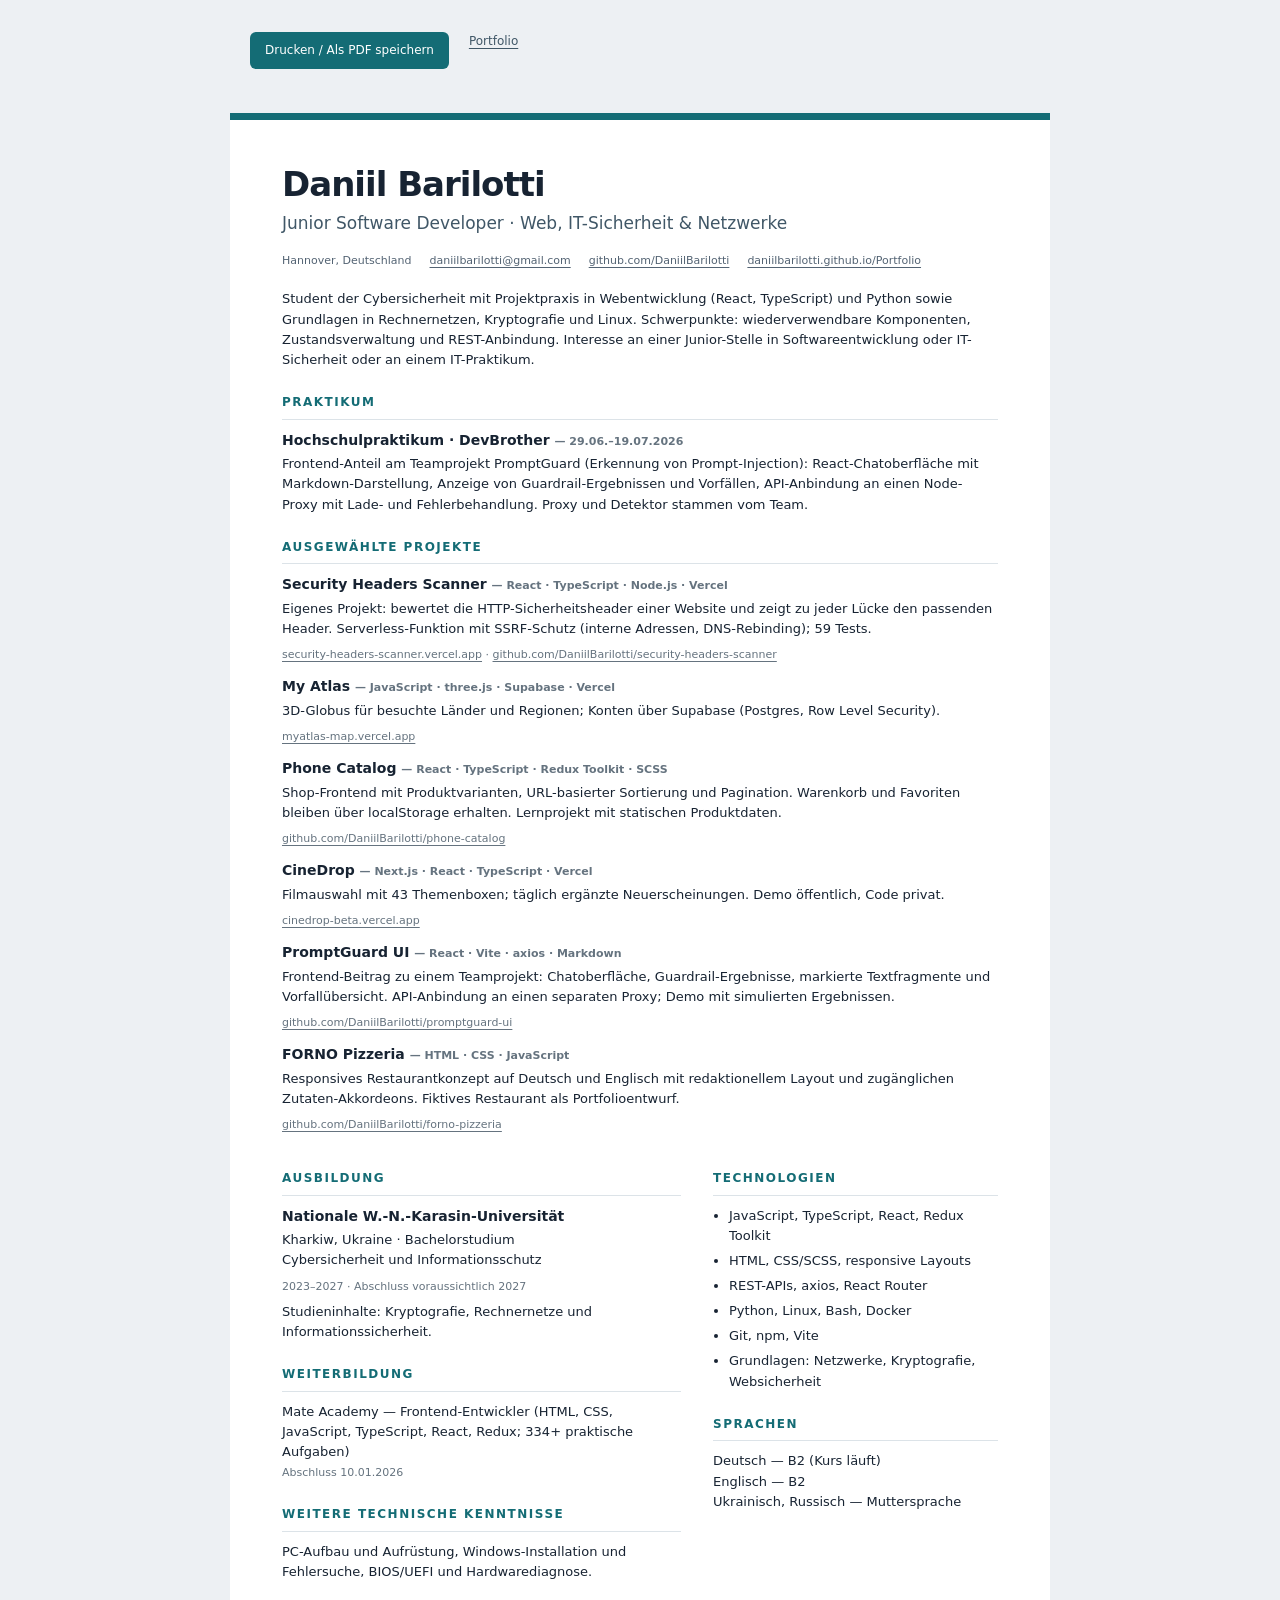
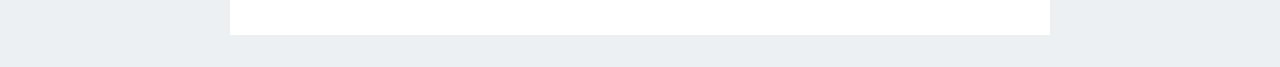
<file: career/cv-de.html>
<!doctype html>
<html lang="de"><head><meta charset="utf-8"><meta name="viewport" content="width=device-width,initial-scale=1"><title>Daniil Barilotti — Lebenslauf</title><style>
*{box-sizing:border-box}body{margin:0;background:#edf0f3;color:#172332;font:13px/1.55 system-ui,-apple-system,sans-serif}.sheet{max-width:820px;margin:32px auto;background:#fff;padding:46px 52px;border-top:7px solid #146c75}h1{font-size:34px;line-height:1.1;margin:0 0 7px;letter-spacing:-1px}h2{font-size:12px;letter-spacing:1.5px;text-transform:uppercase;color:#146c75;margin:23px 0 10px;border-bottom:1px solid #dce3e8;padding-bottom:7px}h3{font-size:14px;margin:0 0 3px}.role{font-size:17px;color:#405767;margin:0 0 16px}.contact{display:flex;flex-wrap:wrap;gap:5px 18px;font-size:11px;color:#536373}a{color:inherit;text-underline-offset:3px}.intro{font-size:13px;margin:20px 0 0}.entry{margin:0 0 13px}.meta{font-size:11px;color:#65737f}p{margin:3px 0 7px}.columns{display:grid;grid-template-columns:1.4fr 1fr;gap:32px}.skills{margin:0;padding-left:16px}.skills li{margin-bottom:5px}.notice{max-width:820px;margin:20px auto;padding:12px 20px;color:#405767;font-size:12px}.actions{display:flex;gap:20px}button{font:inherit;background:#146c75;color:white;border:0;padding:9px 15px;border-radius:6px;cursor:pointer}@media(max-width:650px){.sheet{padding:28px;margin:0}.columns{grid-template-columns:1fr;gap:0}.contact{display:block}.contact span{display:block}.notice{padding:14px}}@page{size:A4;margin:8mm 10mm}@media print{body{background:#fff;font-size:12px;line-height:1.36}.sheet{padding:4px 14px;margin:0;border-top:5px solid #146c75;max-width:none}.notice{display:none}h1{font-size:32px}.role{margin-bottom:6px}.intro{margin-top:8px}h2{margin:9px 0 5px;padding-bottom:3px}.entry{break-inside:avoid;margin:0 0 5px}p{margin:2px 0 4px}.columns{gap:26px}.skills li{margin-bottom:3px}a{text-decoration:none}}
</style></head><body>
<div class="notice"><div class="actions"><button onclick="window.print()">Drucken / Als PDF speichern</button><a href="../index.html">Portfolio</a></div></div>
<main class="sheet"><header><h1>Daniil Barilotti</h1><p class="role">Junior Software Developer · Web, IT-Sicherheit &amp; Netzwerke</p><div class="contact"><span>Hannover, Deutschland</span><span><a href="mailto:daniilbarilotti@gmail.com">daniilbarilotti@gmail.com</a></span><span><a href="https://github.com/DaniilBarilotti">github.com/DaniilBarilotti</a></span><span><a href="https://daniilbarilotti.github.io/Portfolio/">daniilbarilotti.github.io/Portfolio</a></span></div></header>
<p class="intro">Student der Cybersicherheit mit Projektpraxis in Webentwicklung (React, TypeScript) und Python sowie Grundlagen in Rechnernetzen, Kryptografie und Linux. Schwerpunkte: wiederverwendbare Komponenten, Zustandsverwaltung und REST-Anbindung. Interesse an einer Junior-Stelle in Softwareentwicklung oder IT-Sicherheit oder an einem IT-Praktikum.</p>
<h2>Praktikum</h2><article class="entry"><h3>Hochschulpraktikum · DevBrother <span class="meta">— 29.06.–19.07.2026</span></h3><p>Frontend-Anteil am Teamprojekt PromptGuard (Erkennung von Prompt-Injection): React-Chatoberfläche mit Markdown-Darstellung, Anzeige von Guardrail-Ergebnissen und Vorfällen, API-Anbindung an einen Node-Proxy mit Lade- und Fehlerbehandlung. Proxy und Detektor stammen vom Team.</p></article>
<h2>Ausgewählte Projekte</h2>
<article class="entry"><h3>Security Headers Scanner <span class="meta">— React · TypeScript · Node.js · Vercel</span></h3><p>Eigenes Projekt: bewertet die HTTP-Sicherheitsheader einer Website und zeigt zu jeder Lücke den passenden Header. Serverless-Funktion mit SSRF-Schutz (interne Adressen, DNS-Rebinding); 59 Tests.</p><div class="meta"><a href="https://security-headers-scanner.vercel.app">security-headers-scanner.vercel.app</a> · <a href="https://github.com/DaniilBarilotti/security-headers-scanner">github.com/DaniilBarilotti/security-headers-scanner</a></div></article><article class="entry"><h3>My Atlas <span class="meta">— JavaScript · three.js · Supabase · Vercel</span></h3><p>3D-Globus für besuchte Länder und Regionen; Konten über Supabase (Postgres, Row Level Security).</p><div class="meta"><a href="https://myatlas-map.vercel.app">myatlas-map.vercel.app</a></div></article>
<article class="entry"><h3>Phone Catalog <span class="meta">— React · TypeScript · Redux Toolkit · SCSS</span></h3><p>Shop-Frontend mit Produktvarianten, URL-basierter Sortierung und Pagination. Warenkorb und Favoriten bleiben über localStorage erhalten. Lernprojekt mit statischen Produktdaten.</p><div class="meta"><a href="https://github.com/DaniilBarilotti/phone-catalog">github.com/DaniilBarilotti/phone-catalog</a></div></article>
<article class="entry"><h3>CineDrop <span class="meta">— Next.js · React · TypeScript · Vercel</span></h3><p>Filmauswahl mit 43 Themenboxen; täglich ergänzte Neuerscheinungen. Demo öffentlich, Code privat.</p><div class="meta"><a href="https://cinedrop-beta.vercel.app">cinedrop-beta.vercel.app</a></div></article>
<article class="entry"><h3>PromptGuard UI <span class="meta">— React · Vite · axios · Markdown</span></h3><p>Frontend-Beitrag zu einem Teamprojekt: Chatoberfläche, Guardrail-Ergebnisse, markierte Textfragmente und Vorfallübersicht. API-Anbindung an einen separaten Proxy; Demo mit simulierten Ergebnissen.</p><div class="meta"><a href="https://github.com/DaniilBarilotti/promptguard-ui">github.com/DaniilBarilotti/promptguard-ui</a></div></article>
<article class="entry"><h3>FORNO Pizzeria <span class="meta">— HTML · CSS · JavaScript</span></h3><p>Responsives Restaurantkonzept auf Deutsch und Englisch mit redaktionellem Layout und zugänglichen Zutaten-Akkordeons. Fiktives Restaurant als Portfolioentwurf.</p><div class="meta"><a href="https://github.com/DaniilBarilotti/forno-pizzeria">github.com/DaniilBarilotti/forno-pizzeria</a></div></article>
<div class="columns"><section><h2>Ausbildung</h2><h3>Nationale W.-N.-Karasin-Universität</h3><p>Kharkiw, Ukraine · Bachelorstudium<br>Cybersicherheit und Informationsschutz</p><p class="meta">2023–2027 · Abschluss voraussichtlich 2027</p><p>Studieninhalte: Kryptografie, Rechnernetze und Informationssicherheit.</p><h2>Weiterbildung</h2><p>Mate Academy — Frontend-Entwickler (HTML, CSS, JavaScript, TypeScript, React, Redux; 334+ praktische Aufgaben)<br><span class="meta">Abschluss 10.01.2026</span></p><h2>Weitere technische Kenntnisse</h2><p>PC-Aufbau und Aufrüstung, Windows-Installation und Fehlersuche, BIOS/UEFI und Hardwarediagnose.</p></section><section><h2>Technologien</h2><ul class="skills"><li>JavaScript, TypeScript, React, Redux Toolkit</li><li>HTML, CSS/SCSS, responsive Layouts</li><li>REST-APIs, axios, React Router</li><li>Python, Linux, Bash, Docker</li><li>Git, npm, Vite</li><li>Grundlagen: Netzwerke, Kryptografie, Websicherheit</li></ul><h2>Sprachen</h2><p>Deutsch — B2 (Kurs läuft)<br>Englisch — B2<br>Ukrainisch, Russisch — Muttersprache</p></section></div>
</main></body></html>
</file>
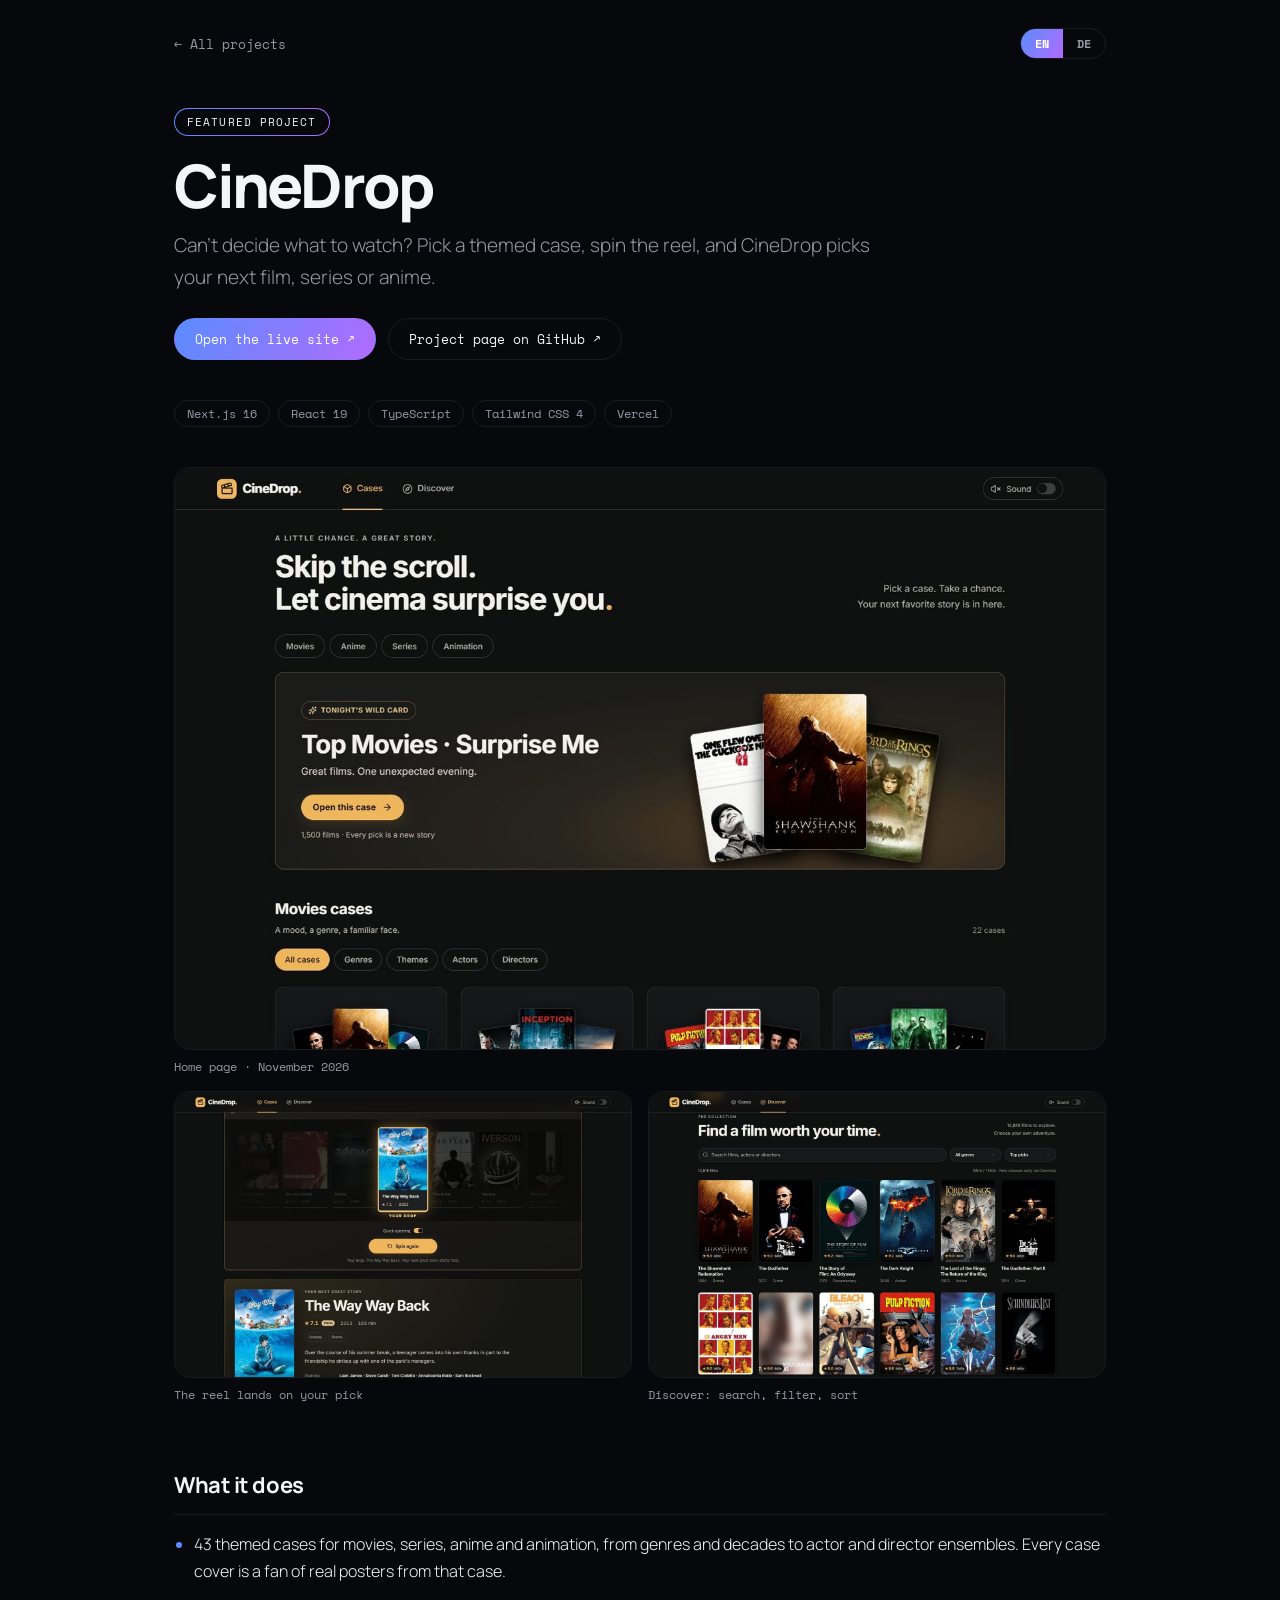
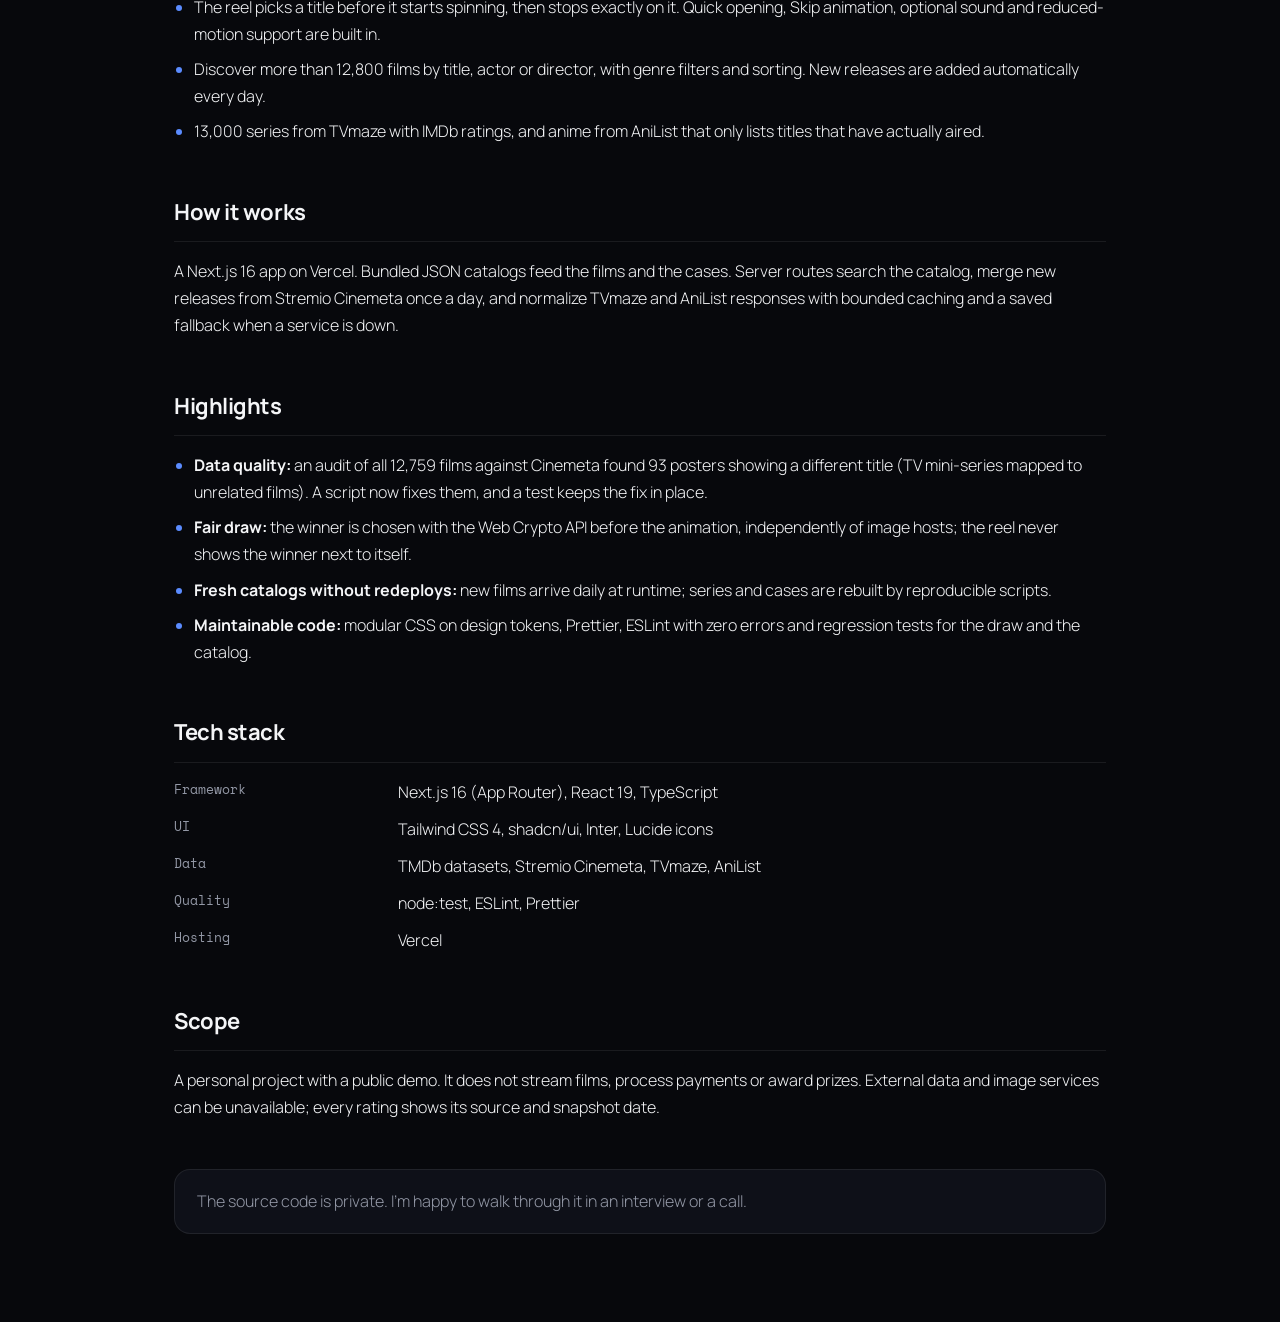
<file: projects/cinedrop.html>
<!doctype html>
<html
  lang="en"
  data-title-en="CineDrop — project details · Daniil Barilotti"
  data-title-de="CineDrop — Projektdetails · Daniil Barilotti"
>
  <head>
    <meta charset="UTF-8" />
    <meta name="viewport" content="width=device-width, initial-scale=1.0" />
    <title>CineDrop — project details · Daniil Barilotti</title>
    <meta
      name="description"
      content="CineDrop: a film, series and anime picker with themed cases. Project details."
    />
    <link rel="preconnect" href="https://fonts.googleapis.com" />
    <link rel="preconnect" href="https://fonts.gstatic.com" crossorigin />
    <link
      href="https://fonts.googleapis.com/css2?family=Manrope:wght@300;400;700;800&family=Space+Mono:wght@400;700&display=swap"
      rel="stylesheet"
    />
    <link rel="stylesheet" href="project.css?v=20261117" />
  </head>
  <body>
    <main class="page">
      <div class="topbar">
        <a class="back" href="../#projects">
          <span class="en">← All projects</span><span class="de">← Alle Projekte</span>
        </a>
        <div class="lang-switch" role="group" aria-label="Language / Sprache">
          <button type="button" data-lang="en">EN</button>
          <button type="button" data-lang="de">DE</button>
        </div>
      </div>

      <span class="badge"
        ><span class="en">Featured project</span><span class="de">Hervorgehobenes Projekt</span></span
      >
      <h1>CineDrop</h1>
      <p class="lead en">
        Can't decide what to watch? Pick a themed case, spin the reel, and CineDrop picks your next
        film, series or anime.
      </p>
      <p class="lead de">
        Keine Idee, was du schauen sollst? Eine Themenbox wählen, die Filmrolle drehen, und CineDrop
        bestimmt den nächsten Film, die nächste Serie oder den nächsten Anime.
      </p>

      <div class="actions">
        <a class="btn primary" href="https://cinedrop-beta.vercel.app" target="_blank" rel="noopener">
          <span class="en">Open the live site ↗</span><span class="de">Live-Demo öffnen ↗</span>
        </a>
        <a
          class="btn"
          href="https://github.com/DaniilBarilotti/cinedrop"
          target="_blank"
          rel="noopener"
        >
          <span class="en">Project page on GitHub ↗</span
          ><span class="de">Projektseite auf GitHub ↗</span>
        </a>
      </div>

      <ul class="tags">
        <li>Next.js 16</li>
        <li>React 19</li>
        <li>TypeScript</li>
        <li>Tailwind CSS 4</li>
        <li>Vercel</li>
      </ul>

      <figure>
        <img
          src="img/cinedrop-home.jpg"
          width="1400"
          height="875"
          alt="CineDrop home page with tonight's wild card case and poster-covered cases"
        />
        <figcaption>
          <span class="en">Home page · November 2026</span
          ><span class="de">Startseite · November 2026</span>
        </figcaption>
      </figure>
      <div class="gallery">
        <figure>
          <img
            src="img/cinedrop-reel.jpg"
            width="1400"
            height="875"
            loading="lazy"
            alt="The cinema reel stopped on the chosen film"
          />
          <figcaption>
            <span class="en">The reel lands on your pick</span
            ><span class="de">Die Filmrolle stoppt auf dem Titel</span>
          </figcaption>
        </figure>
        <figure>
          <img
            src="img/cinedrop-discover.jpg"
            width="1400"
            height="875"
            loading="lazy"
            alt="Discover page with search, genre filter and sorting"
          />
          <figcaption>
            <span class="en">Discover: search, filter, sort</span
            ><span class="de">Discover: Suche, Filter, Sortierung</span>
          </figcaption>
        </figure>
      </div>

      <h2><span class="en">What it does</span><span class="de">Funktionsumfang</span></h2>
      <ul class="list en">
        <li>
          43 themed cases for movies, series, anime and animation, from genres and decades to
          actor and director ensembles. Every case cover is a fan of real posters from that case.
        </li>
        <li>
          The reel picks a title before it starts spinning, then stops exactly on it. Quick opening,
          Skip animation, optional sound and reduced-motion support are built in.
        </li>
        <li>
          Discover more than 12,800 films by title, actor or director, with genre filters and
          sorting. New releases are added automatically every day.
        </li>
        <li>
          13,000 series from TVmaze with IMDb ratings, and anime from AniList that only lists titles
          that have actually aired.
        </li>
      </ul>
      <ul class="list de">
        <li>
          43 Themenboxen für Filme, Serien, Anime und Animation, von Genres und Jahrzehnten bis zu
          Schauspieler- und Regie-Ensembles. Jede Box zeigt echte Poster aus ihrem Inhalt.
        </li>
        <li>
          Die Filmrolle wählt den Titel vor der Animation und stoppt genau darauf. Schnellmodus,
          Animation überspringen, Ton und reduzierte Bewegung sind eingebaut.
        </li>
        <li>
          Discover durchsucht über 12.800 Filme nach Titel, Darsteller oder Regie, mit Genrefilter
          und Sortierung. Neuerscheinungen kommen täglich automatisch dazu.
        </li>
        <li>
          13.000 Serien aus TVmaze mit IMDb-Bewertungen und Anime aus AniList, wobei nur bereits
          ausgestrahlte Titel erscheinen.
        </li>
      </ul>

      <h2><span class="en">How it works</span><span class="de">Architektur</span></h2>
      <p class="en">
        A Next.js 16 app on Vercel. Bundled JSON catalogs feed the films and the cases. Server
        routes search the catalog, merge new releases from Stremio Cinemeta once a day, and
        normalize TVmaze and AniList responses with bounded caching and a saved fallback when a
        service is down.
      </p>
      <p class="de">
        Eine Next.js-16-App auf Vercel. Gebündelte JSON-Kataloge versorgen Filme und Themenboxen.
        Serverrouten durchsuchen den Katalog, ergänzen einmal täglich Neuerscheinungen aus Stremio
        Cinemeta und normalisieren TVmaze- und AniList-Antworten mit begrenztem Cache und einer
        gespeicherten Auswahl, falls ein Dienst ausfällt.
      </p>

      <h2><span class="en">Highlights</span><span class="de">Entscheidungen</span></h2>
      <ul class="list en">
        <li>
          <strong>Data quality:</strong> an audit of all 12,759 films against Cinemeta found 93
          posters showing a different title (TV mini-series mapped to unrelated films). A script
          now fixes them, and a test keeps the fix in place.
        </li>
        <li>
          <strong>Fair draw:</strong> the winner is chosen with the Web Crypto API before the
          animation, independently of image hosts; the reel never shows the winner next to itself.
        </li>
        <li>
          <strong>Fresh catalogs without redeploys:</strong> new films arrive daily at runtime;
          series and cases are rebuilt by reproducible scripts.
        </li>
        <li>
          <strong>Maintainable code:</strong> modular CSS on design tokens, Prettier, ESLint with
          zero errors and regression tests for the draw and the catalog.
        </li>
      </ul>
      <ul class="list de">
        <li>
          <strong>Datenqualität:</strong> Ein Abgleich aller 12.759 Filme mit Cinemeta fand 93 Poster,
          die einen anderen Titel zeigten (TV-Miniserien, die falschen Filmen zugeordnet waren). Ein
          Skript korrigiert sie jetzt, ein Test sichert die Korrektur ab.
        </li>
        <li>
          <strong>Faire Auswahl:</strong> Der Titel wird vor der Animation mit der Web Crypto API
          gewählt, unabhängig von Bildhosts; derselbe Titel steht nie direkt daneben.
        </li>
        <li>
          <strong>Aktuelle Kataloge ohne neues Deployment:</strong> Neue Filme kommen täglich zur
          Laufzeit dazu; Serien und Themenboxen bauen reproduzierbare Skripte neu auf.
        </li>
        <li>
          <strong>Wartbarer Code:</strong> modulares CSS mit Design-Tokens, Prettier, ESLint ohne
          Fehler und Regressionstests für Auswahl und Katalog.
        </li>
      </ul>

      <h2><span class="en">Tech stack</span><span class="de">Technologien</span></h2>
      <dl class="stack">
        <dt>Framework</dt>
        <dd>Next.js 16 (App Router), React 19, TypeScript</dd>
        <dt>UI</dt>
        <dd>Tailwind CSS 4, shadcn/ui, Inter, Lucide icons</dd>
        <dt><span class="en">Data</span><span class="de">Daten</span></dt>
        <dd>TMDb datasets, Stremio Cinemeta, TVmaze, AniList</dd>
        <dt><span class="en">Quality</span><span class="de">Qualität</span></dt>
        <dd>node:test, ESLint, Prettier</dd>
        <dt>Hosting</dt>
        <dd>Vercel</dd>
      </dl>

      <h2><span class="en">Scope</span><span class="de">Projektgrenzen</span></h2>
      <p class="en">
        A personal project with a public demo. It does not stream films, process payments or award
        prizes. External data and image services can be unavailable; every rating shows its source
        and snapshot date.
      </p>
      <p class="de">
        Eigenes Projekt mit öffentlicher Demo. Kein Filmstreaming, keine Zahlungen, keine Gewinne.
        Externe Daten- und Bilddienste können ausfallen; jede Bewertung zeigt Quelle und Datum.
      </p>

      <p class="note en">
        The source code is private. I'm happy to walk through it in an interview or a call.
      </p>
      <p class="note de">
        Der Quellcode ist privat. Gern zeige ich ihn in einem Gespräch oder Call.
      </p>
    </main>
    <script src="project.js?v=20261117"></script>
  </body>
</html>
</file>
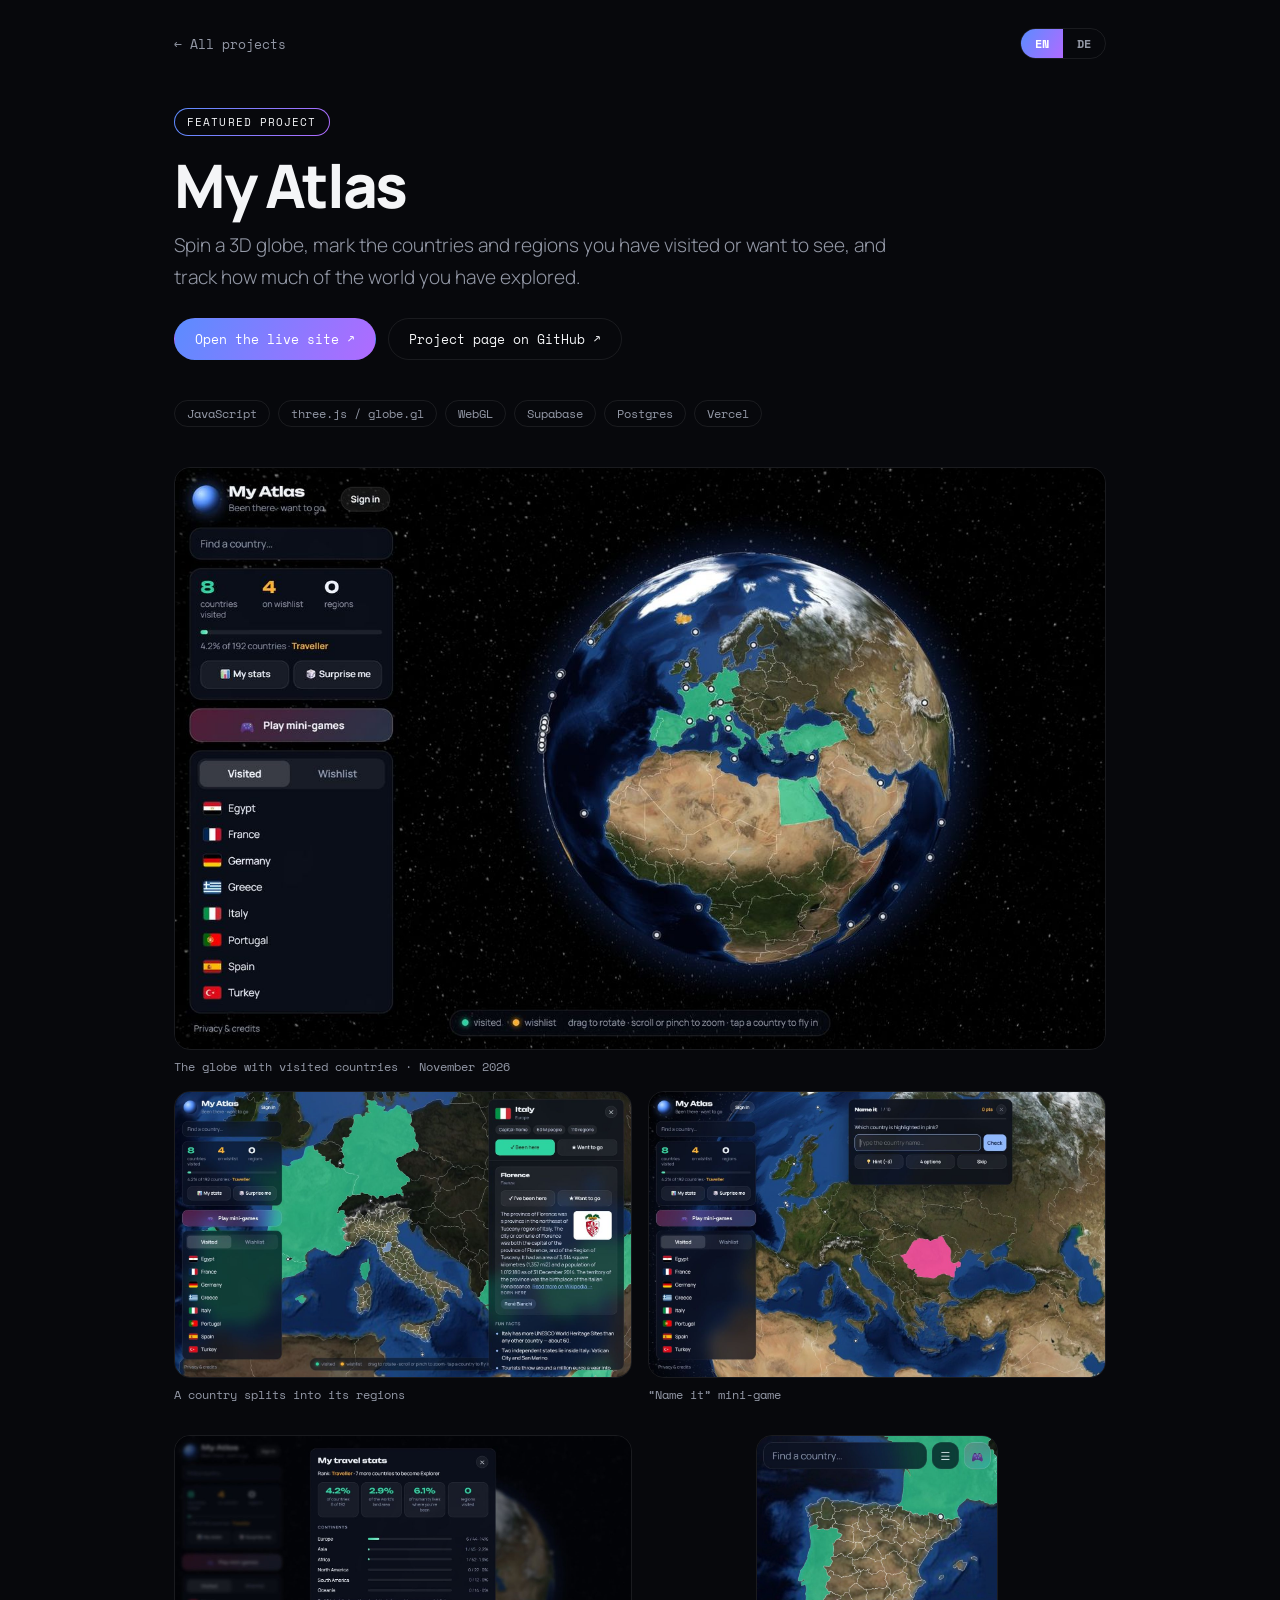
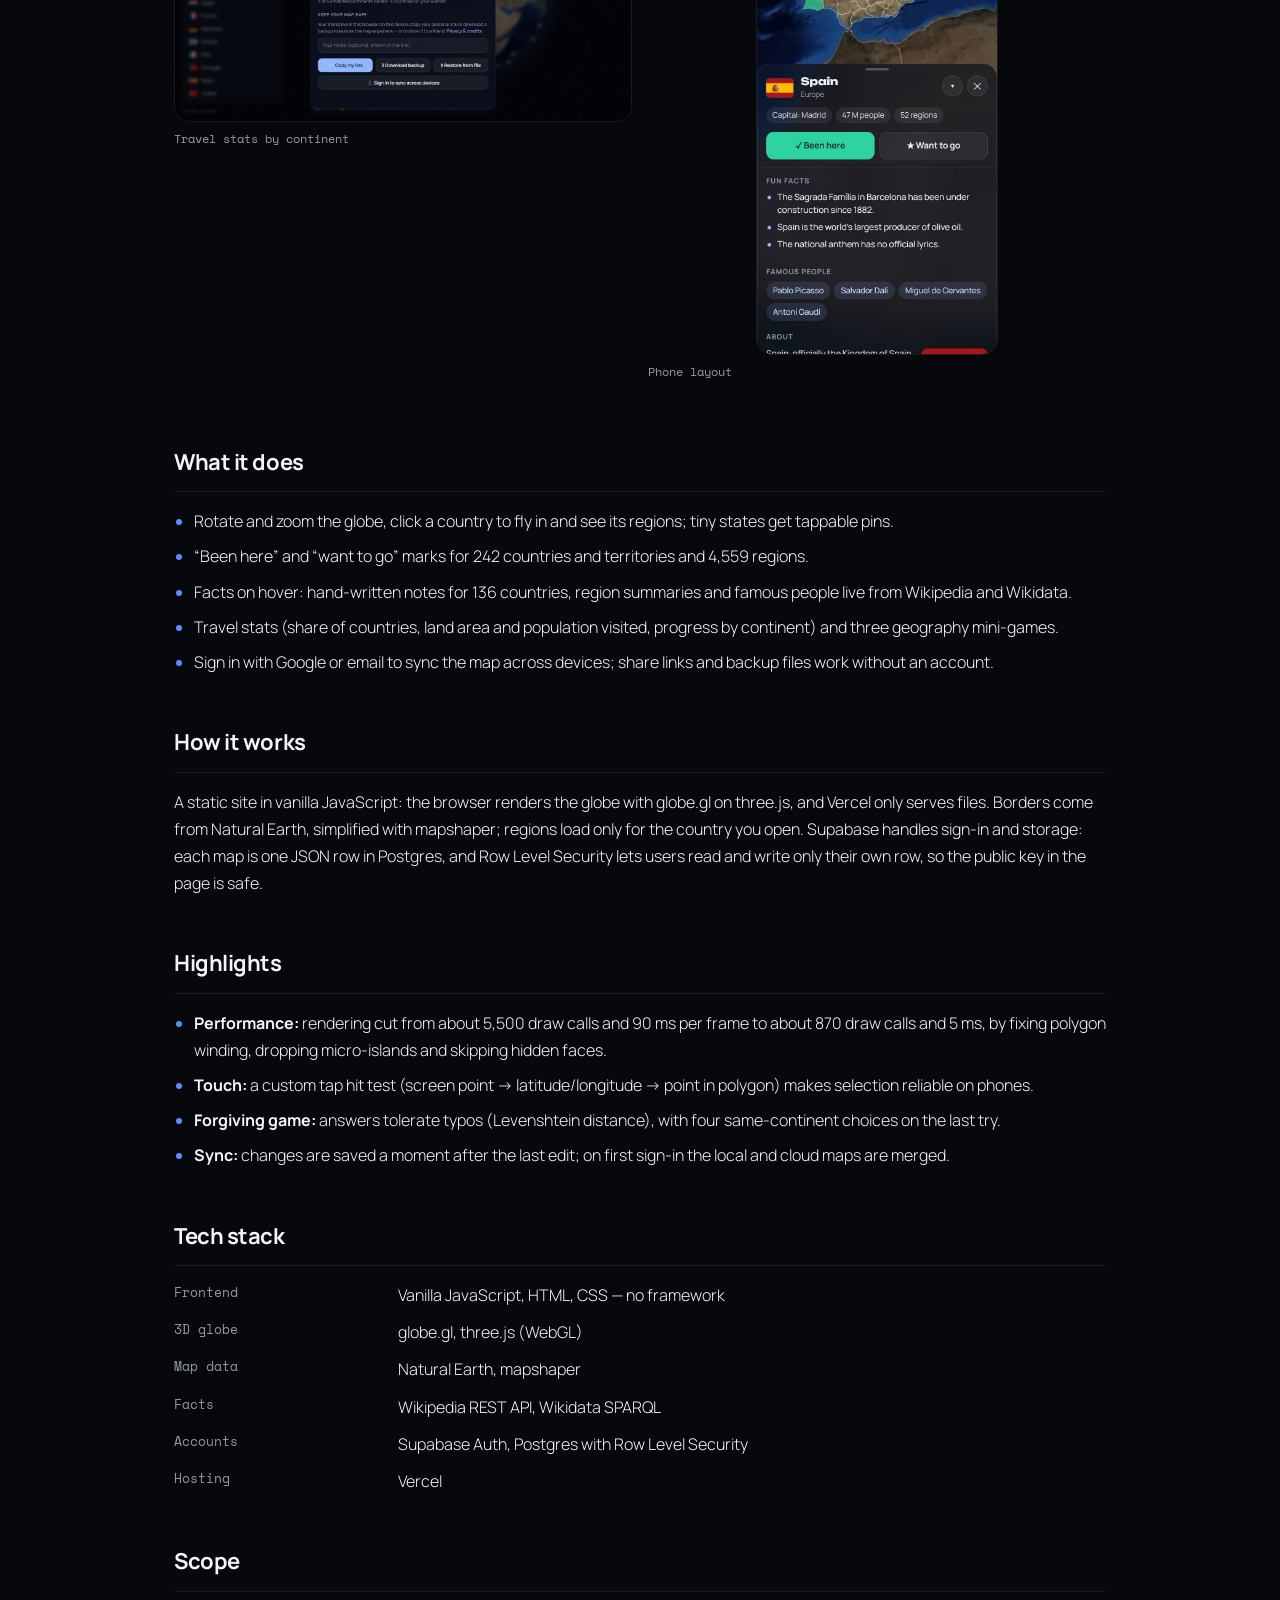
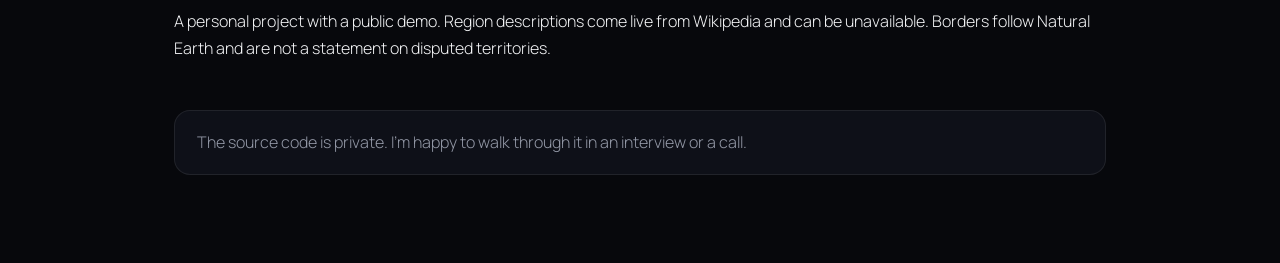
<file: projects/my-atlas.html>
<!doctype html>
<html
  lang="en"
  data-title-en="My Atlas — project details · Daniil Barilotti"
  data-title-de="My Atlas — Projektdetails · Daniil Barilotti"
>
  <head>
    <meta charset="UTF-8" />
    <meta name="viewport" content="width=device-width, initial-scale=1.0" />
    <title>My Atlas — project details · Daniil Barilotti</title>
    <meta
      name="description"
      content="My Atlas: an interactive 3D travel globe with stats and geography games. Project details."
    />
    <link rel="preconnect" href="https://fonts.googleapis.com" />
    <link rel="preconnect" href="https://fonts.gstatic.com" crossorigin />
    <link
      href="https://fonts.googleapis.com/css2?family=Manrope:wght@300;400;700;800&family=Space+Mono:wght@400;700&display=swap"
      rel="stylesheet"
    />
    <link rel="stylesheet" href="project.css?v=20261117" />
  </head>
  <body>
    <main class="page">
      <div class="topbar">
        <a class="back" href="../#projects">
          <span class="en">← All projects</span><span class="de">← Alle Projekte</span>
        </a>
        <div class="lang-switch" role="group" aria-label="Language / Sprache">
          <button type="button" data-lang="en">EN</button>
          <button type="button" data-lang="de">DE</button>
        </div>
      </div>

      <span class="badge"
        ><span class="en">Featured project</span><span class="de">Hervorgehobenes Projekt</span></span
      >
      <h1>My Atlas</h1>
      <p class="lead en">
        Spin a 3D globe, mark the countries and regions you have visited or want to see, and track
        how much of the world you have explored.
      </p>
      <p class="lead de">
        Einen 3D-Globus drehen, besuchte und geplante Länder und Regionen markieren und verfolgen,
        wie viel der Welt man schon gesehen hat.
      </p>

      <div class="actions">
        <a class="btn primary" href="https://myatlas-map.vercel.app" target="_blank" rel="noopener">
          <span class="en">Open the live site ↗</span><span class="de">Live-Demo öffnen ↗</span>
        </a>
        <a
          class="btn"
          href="https://github.com/DaniilBarilotti/my-atlas"
          target="_blank"
          rel="noopener"
        >
          <span class="en">Project page on GitHub ↗</span
          ><span class="de">Projektseite auf GitHub ↗</span>
        </a>
      </div>

      <ul class="tags">
        <li>JavaScript</li>
        <li>three.js / globe.gl</li>
        <li>WebGL</li>
        <li>Supabase</li>
        <li>Postgres</li>
        <li>Vercel</li>
      </ul>

      <figure>
        <img
          src="img/atlas-globe.jpg"
          width="1400"
          height="875"
          alt="The globe with visited countries marked in green"
        />
        <figcaption>
          <span class="en">The globe with visited countries · November 2026</span
          ><span class="de">Der Globus mit besuchten Ländern · November 2026</span>
        </figcaption>
      </figure>
      <div class="gallery">
        <figure>
          <img
            src="img/atlas-country.jpg"
            width="1400"
            height="875"
            loading="lazy"
            alt="Italy split into provinces with Florence selected"
          />
          <figcaption>
            <span class="en">A country splits into its regions</span
            ><span class="de">Ein Land zerfällt in seine Regionen</span>
          </figcaption>
        </figure>
        <figure>
          <img
            src="img/atlas-game.jpg"
            width="1400"
            height="875"
            loading="lazy"
            alt="A round of the Name it geography game"
          />
          <figcaption>
            <span class="en">“Name it” mini-game</span
            ><span class="de">Minispiel „Land benennen“</span>
          </figcaption>
        </figure>
        <figure>
          <img
            src="img/atlas-stats.jpg"
            width="1400"
            height="875"
            loading="lazy"
            alt="Travel statistics by continent"
          />
          <figcaption>
            <span class="en">Travel stats by continent</span
            ><span class="de">Reisestatistik nach Kontinent</span>
          </figcaption>
        </figure>
        <figure class="phone">
          <img
            src="img/atlas-phone.jpg"
            width="780"
            height="1688"
            loading="lazy"
            alt="Phone layout with Spain open in a bottom sheet"
          />
          <figcaption>
            <span class="en">Phone layout</span><span class="de">Ansicht auf dem Smartphone</span>
          </figcaption>
        </figure>
      </div>

      <h2><span class="en">What it does</span><span class="de">Funktionsumfang</span></h2>
      <ul class="list en">
        <li>
          Rotate and zoom the globe, click a country to fly in and see its regions; tiny states get
          tappable pins.
        </li>
        <li>“Been here” and “want to go” marks for 242 countries and territories and 4,559 regions.</li>
        <li>
          Facts on hover: hand-written notes for 136 countries, region summaries and famous people
          live from Wikipedia and Wikidata.
        </li>
        <li>
          Travel stats (share of countries, land area and population visited, progress by
          continent) and three geography mini-games.
        </li>
        <li>
          Sign in with Google or email to sync the map across devices; share links and backup files
          work without an account.
        </li>
      </ul>
      <ul class="list de">
        <li>
          Globus drehen und zoomen, ein Land anklicken, hineinfliegen und seine Regionen sehen;
          Kleinststaaten bekommen antippbare Markierungen.
        </li>
        <li>Markierungen „besucht“ und „geplant“ für 242 Länder und Gebiete und 4.559 Regionen.</li>
        <li>
          Fakten beim Überfahren: eigene Texte zu 136 Ländern, Regionen und bekannte Personen live
          aus Wikipedia und Wikidata.
        </li>
        <li>
          Reisestatistik (Anteil der Länder, Fläche und Bevölkerung, Fortschritt pro Kontinent)
          und drei Geografie-Minispiele.
        </li>
        <li>
          Anmeldung mit Google oder E-Mail synchronisiert die Karte zwischen Geräten; Teilen per
          Link und Sicherungsdatei funktioniert auch ohne Konto.
        </li>
      </ul>

      <h2><span class="en">How it works</span><span class="de">Architektur</span></h2>
      <p class="en">
        A static site in vanilla JavaScript: the browser renders the globe with globe.gl on
        three.js, and Vercel only serves files. Borders come from Natural Earth, simplified with
        mapshaper; regions load only for the country you open. Supabase handles sign-in and
        storage: each map is one JSON row in Postgres, and Row Level Security lets users read and
        write only their own row, so the public key in the page is safe.
      </p>
      <p class="de">
        Eine statische Website mit Vanilla JavaScript: Der Browser rendert den Globus mit globe.gl
        auf three.js, Vercel liefert nur Dateien aus. Die Grenzen stammen aus Natural Earth,
        vereinfacht mit mapshaper; Regionen werden erst beim Öffnen eines Landes geladen. Supabase
        übernimmt Anmeldung und Speicherung: Jede Karte ist eine JSON-Zeile in Postgres, und Row
        Level Security erlaubt nur den Zugriff auf die eigene Zeile, sodass der öffentliche
        Schlüssel in der Seite sicher ist.
      </p>

      <h2><span class="en">Highlights</span><span class="de">Entscheidungen</span></h2>
      <ul class="list en">
        <li>
          <strong>Performance:</strong> rendering cut from about 5,500 draw calls and 90 ms per frame
          to about 870 draw calls and 5 ms, by fixing polygon winding, dropping micro-islands and
          skipping hidden faces.
        </li>
        <li>
          <strong>Touch:</strong> a custom tap hit test (screen point → latitude/longitude → point in
          polygon) makes selection reliable on phones.
        </li>
        <li>
          <strong>Forgiving game:</strong> answers tolerate typos (Levenshtein distance), with four
          same-continent choices on the last try.
        </li>
        <li>
          <strong>Sync:</strong> changes are saved a moment after the last edit; on first sign-in the
          local and cloud maps are merged.
        </li>
      </ul>
      <ul class="list de">
        <li>
          <strong>Performance:</strong> Rendering von etwa 5.500 Draw Calls und 90 ms pro Frame auf
          etwa 870 Draw Calls und 5 ms gesenkt: Polygonorientierung korrigiert, Kleinstinseln
          entfernt, verdeckte Flächen ausgelassen.
        </li>
        <li>
          <strong>Touch:</strong> Ein eigener Treffertest (Bildschirmpunkt → Koordinaten → Punkt im
          Polygon) macht die Auswahl auf Smartphones zuverlässig.
        </li>
        <li>
          <strong>Fehlertolerantes Spiel:</strong> Antworten dürfen Tippfehler enthalten
          (Levenshtein-Distanz); beim letzten Versuch gibt es vier Länder desselben Kontinents zur
          Auswahl.
        </li>
        <li>
          <strong>Synchronisierung:</strong> Änderungen werden kurz nach der letzten Bearbeitung
          gespeichert; bei der ersten Anmeldung werden lokale und Cloud-Karte zusammengeführt.
        </li>
      </ul>

      <h2><span class="en">Tech stack</span><span class="de">Technologien</span></h2>
      <dl class="stack">
        <dt>Frontend</dt>
        <dd>
          <span class="en">Vanilla JavaScript, HTML, CSS — no framework</span
          ><span class="de">Vanilla JavaScript, HTML, CSS — ohne Framework</span>
        </dd>
        <dt><span class="en">3D globe</span><span class="de">3D-Globus</span></dt>
        <dd>globe.gl, three.js (WebGL)</dd>
        <dt><span class="en">Map data</span><span class="de">Kartendaten</span></dt>
        <dd>Natural Earth, mapshaper</dd>
        <dt><span class="en">Facts</span><span class="de">Fakten</span></dt>
        <dd>Wikipedia REST API, Wikidata SPARQL</dd>
        <dt><span class="en">Accounts</span><span class="de">Konten</span></dt>
        <dd>Supabase Auth, Postgres with Row Level Security</dd>
        <dt>Hosting</dt>
        <dd>Vercel</dd>
      </dl>

      <h2><span class="en">Scope</span><span class="de">Projektgrenzen</span></h2>
      <p class="en">
        A personal project with a public demo. Region descriptions come live from Wikipedia and can
        be unavailable. Borders follow Natural Earth and are not a statement on disputed territories.
      </p>
      <p class="de">
        Eigenes Projekt mit öffentlicher Demo. Regionsbeschreibungen kommen live aus Wikipedia und
        können ausfallen. Die Grenzen folgen Natural Earth und sind keine Aussage zu umstrittenen
        Gebieten.
      </p>

      <p class="note en">
        The source code is private. I'm happy to walk through it in an interview or a call.
      </p>
      <p class="note de">
        Der Quellcode ist privat. Gern zeige ich ihn in einem Gespräch oder Call.
      </p>
    </main>
    <script src="project.js?v=20261117"></script>
  </body>
</html>
</file>
<file: projects/project.css>
/* Project description pages (projects/*.html). Shares the colors and fonts of the main site. */

:root {
  --ink: #07080c;
  --surface: #0e1018;
  --surface-2: #161924;
  --line: rgba(255, 255, 255, 0.08);
  --text: #f4f5f7;
  --muted: #9398a6;
  --accent-1: #5b8cff;
  --accent-2: #b06bff;
  --grad: linear-gradient(120deg, var(--accent-1), var(--accent-2));
}

* {
  box-sizing: border-box;
}

html {
  color-scheme: dark;
}

body {
  margin: 0;
  background: var(--ink);
  color: var(--text);
  font: 300 16px/1.7 "Manrope", system-ui, sans-serif;
}

a {
  color: inherit;
}

:focus-visible {
  outline: 2px solid var(--accent-1);
  outline-offset: 3px;
}

.page {
  max-width: 980px;
  margin: 0 auto;
  padding: 28px 24px 72px;
}

.topbar {
  display: flex;
  align-items: center;
  justify-content: space-between;
  gap: 16px;
  margin-bottom: 48px;
}

.back {
  color: var(--muted);
  font: 13px "Space Mono", monospace;
  text-decoration: none;
}

.back:hover {
  color: var(--text);
}

.lang-switch {
  display: flex;
  overflow: hidden;
  border: 1px solid var(--line);
  border-radius: 999px;
}

.lang-switch button {
  padding: 6px 14px;
  border: 0;
  background: none;
  color: var(--muted);
  font: 700 12px "Space Mono", monospace;
  cursor: pointer;
}

.lang-switch button[aria-pressed="true"] {
  background: var(--grad);
  color: #fff;
}

.badge {
  display: inline-block;
  margin-bottom: 18px;
  padding: 5px 12px;
  border: 1px solid transparent;
  border-radius: 999px;
  background:
    linear-gradient(var(--ink), var(--ink)) padding-box,
    var(--grad) border-box;
  font: 11px "Space Mono", monospace;
  letter-spacing: 0.1em;
  text-transform: uppercase;
}

h1 {
  margin: 0 0 12px;
  font-size: clamp(38px, 6vw, 60px);
  font-weight: 800;
  line-height: 1.05;
  letter-spacing: -0.04em;
}

.lead {
  max-width: 720px;
  margin: 0 0 24px;
  color: var(--muted);
  font-size: 19px;
}

.actions {
  display: flex;
  flex-wrap: wrap;
  gap: 12px;
  margin-bottom: 40px;
}

.btn {
  padding: 10px 20px;
  border: 1px solid var(--line);
  border-radius: 999px;
  font: 13px "Space Mono", monospace;
  text-decoration: none;
}

.btn.primary {
  border-color: transparent;
  background: var(--grad);
  color: #fff;
}

.btn:hover {
  border-color: var(--accent-1);
}

.tags {
  display: flex;
  flex-wrap: wrap;
  gap: 8px;
  margin: 0 0 40px;
  padding: 0;
  list-style: none;
}

.tags li {
  padding: 4px 12px;
  border: 1px solid var(--line);
  border-radius: 999px;
  color: var(--muted);
  font: 12px "Space Mono", monospace;
}

figure {
  margin: 0 0 16px;
}

figure img {
  display: block;
  width: 100%;
  height: auto;
  border: 1px solid var(--line);
  border-radius: 16px;
}

figcaption {
  margin-top: 8px;
  color: var(--muted);
  font: 12px "Space Mono", monospace;
}

.gallery {
  display: grid;
  grid-template-columns: repeat(2, minmax(0, 1fr));
  gap: 16px;
  margin-bottom: 48px;
}

.gallery .phone img {
  max-height: 520px;
  width: auto;
  margin: 0 auto;
}

h2 {
  margin: 48px 0 16px;
  padding-bottom: 10px;
  border-bottom: 1px solid var(--line);
  font-size: 22px;
  font-weight: 700;
  letter-spacing: -0.02em;
}

ul.list {
  margin: 0;
  padding-left: 20px;
}

ul.list li {
  margin-bottom: 8px;
}

ul.list li::marker {
  color: var(--accent-1);
}

.stack {
  display: grid;
  grid-template-columns: 200px 1fr;
  gap: 10px 24px;
  margin: 0;
}

.stack dt {
  color: var(--muted);
  font: 13px "Space Mono", monospace;
}

.stack dd {
  margin: 0;
}

.note {
  margin-top: 48px;
  padding: 18px 22px;
  border: 1px solid var(--line);
  border-radius: 16px;
  background: var(--surface);
  color: var(--muted);
}

/* Only the chosen language is shown. */
[lang="de"] .en,
[lang="en"] .de {
  display: none !important;
}

@media (max-width: 680px) {
  .gallery {
    grid-template-columns: 1fr;
  }

  .stack {
    grid-template-columns: 1fr;
    gap: 2px;
  }

  .stack dd {
    margin-bottom: 12px;
  }
}
</file>
